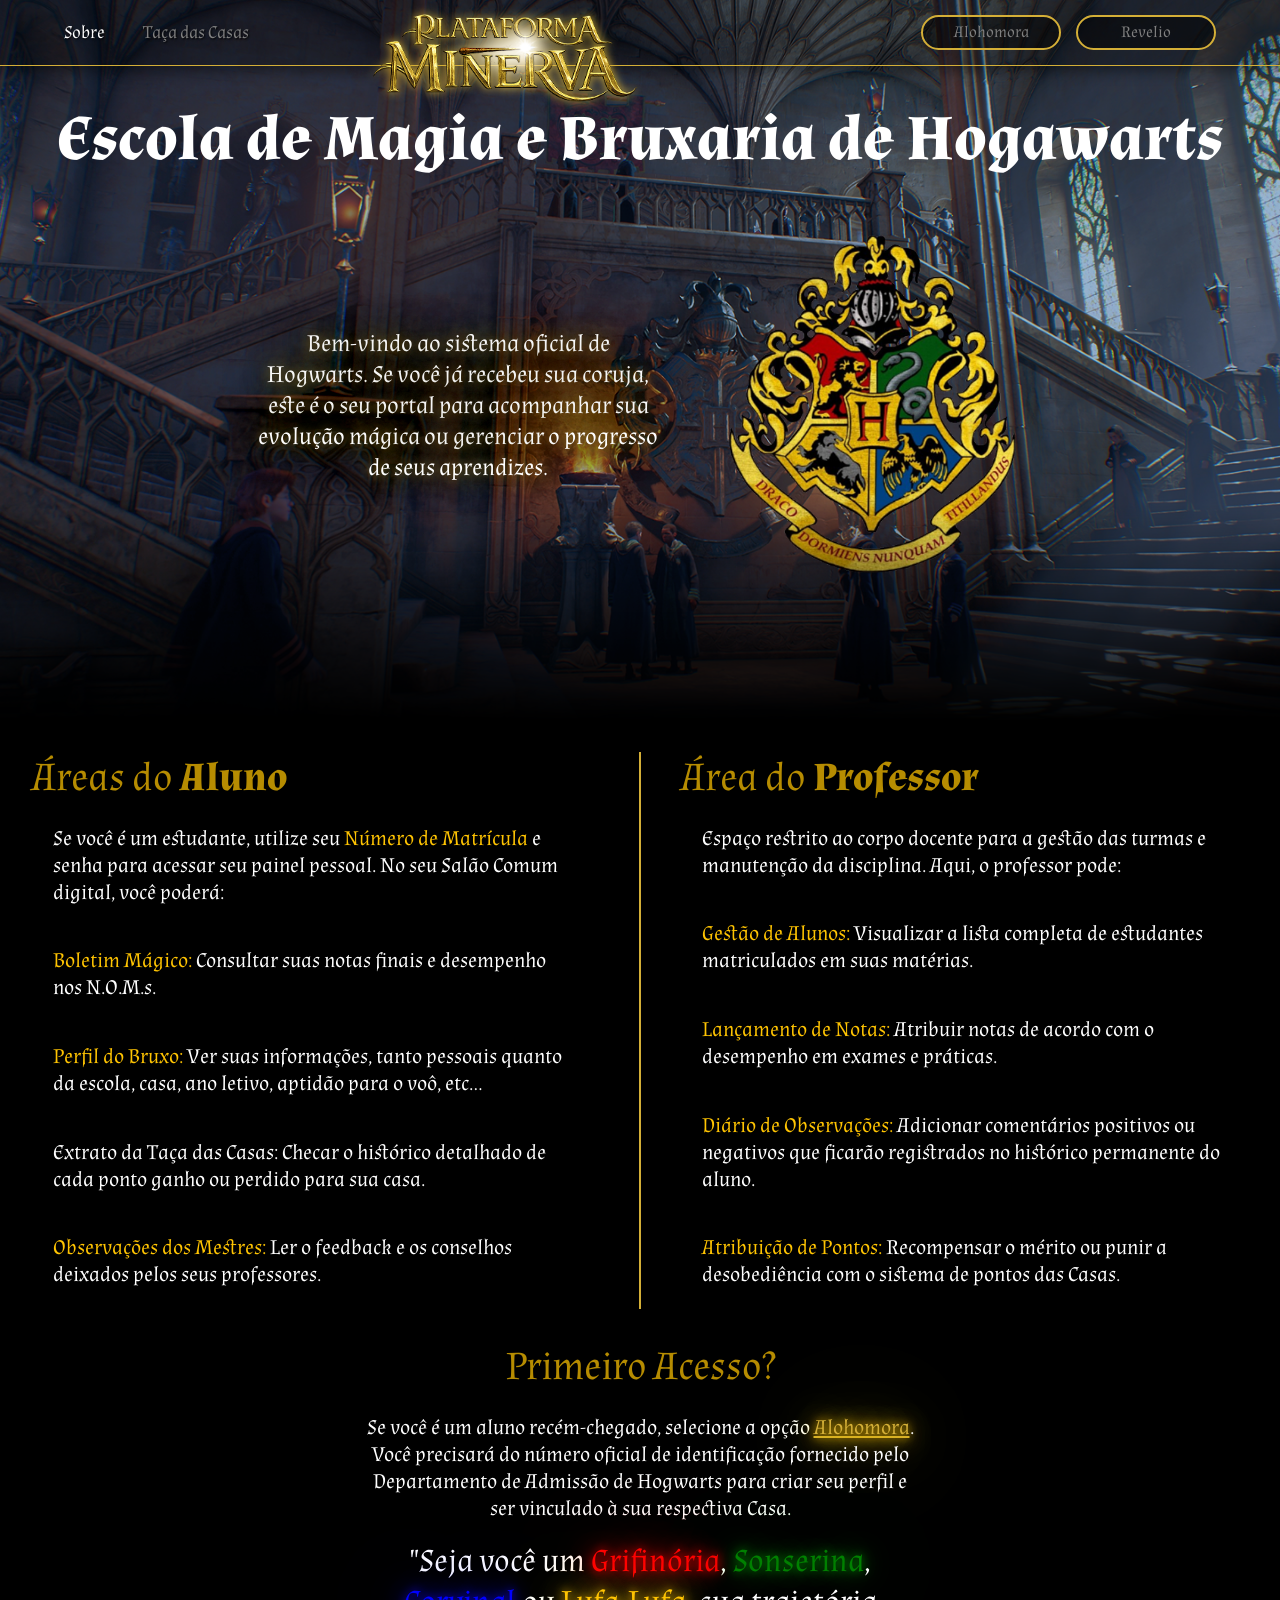
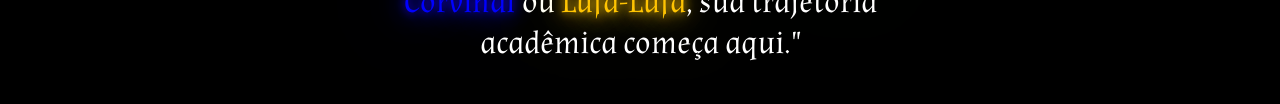
<file: src/main/webapp/index.html>
<!DOCTYPE html>
<html lang="pt-br">
<head>
    <meta charset="UTF-8">
    <meta name="viewport" content="width=device-width, initial-scale=1.0">
    <title>Landing Page</title>
    <link rel="stylesheet" href="styles/landing/style.css">
    <link rel="preconnect" href="https://fonts.googleapis.com">
    <link rel="preconnect" href="https://fonts.gstatic.com" crossorigin>
    <link href="https://fonts.googleapis.com/css2?family=Almendra:ital,wght@0,400;0,700;1,400;1,700&display=swap" rel="stylesheet">
    <link href="https://fonts.googleapis.com/css2?family=Almendra:wght@400;700&family=Hermeneus+One&display=swap" rel="stylesheet">
</head>
<body>
<div id="efeito"></div>
<div class="div-img">
    <header>
        <div class="nav-links">
            <a href="#index.html" id="atual">Sobre</a>
            <a href="taca.html">Taça das Casas</a>
        </div>

        <img src="assets/Plataforma_minerva_transparente%202.png" alt="logo-Minerva" class="logo-central">

        <div class="acoes">
            <!-- cadastro -->
            <div id="cadastrar">
                Alohomora
            </div>
            <!-- Login -->
            <div id="entrar">
                Revelio
            </div>
        </div>
    </header>
    <main>
        <section id="apresentacao">
            <h1>Escola de Magia e Bruxaria de Hogawarts</h1>
            <article>
                <p>Bem-vindo ao sistema oficial de Hogwarts. Se você já recebeu sua coruja, este é o seu portal para acompanhar sua evolução mágica ou gerenciar o progresso de seus aprendizes.</p>
                <img src="assets/brasao-casas.png" alt="brasao">
            </article>
        </section>
        </main>
</div>
<section id="areas">
    <article id="aluno">
        <h1>Áreas do <span>Aluno</span></h1>
        <p>Se você é um estudante, utilize seu <span>Número de Matrícula</span> e senha para acessar seu painel pessoal. No seu Salão Comum digital, você poderá:</p>
        <p><span>Boletim Mágico:</span> Consultar suas notas finais e desempenho nos N.O.M.s.</p>
        <p><span>Perfil do Bruxo:</span> Ver suas informações, tanto pessoais quanto da escola, casa, ano letivo, aptidão para o voô, etc...</p>
        <p>Extrato da Taça das Casas: Checar o histórico detalhado de cada ponto ganho ou perdido para sua casa.</p>
        <p><span>Observações dos Mestres:</span> Ler o feedback e os conselhos deixados pelos seus professores.</p>
    </article>
    <div class="divisor"></div>
    <article id="professor">
        <h1>Área do <span>Professor</span></h1>
        <p>Espaço restrito ao corpo docente para a gestão das turmas e manutenção da disciplina. Aqui, o professor pode:</p>
        <p><span>Gestão de Alunos:</span> Visualizar a lista completa de estudantes matriculados em suas matérias.</p>
        <p><span>Lançamento de Notas:</span> Atribuir notas de acordo com o desempenho em exames e práticas.</p>
        <p><span>Diário de Observações:</span> Adicionar comentários positivos ou negativos que ficarão registrados no histórico permanente do aluno.</p>
        <p><span>Atribuição de Pontos: </span>Recompensar o mérito ou punir a desobediência com o sistema de pontos das Casas.</p>
    </article>
</section>
<section id="primeiro-acesso">

    <h1>Primeiro Acesso?</h1>
    <article>
        <p>Se você é um aluno recém-chegado, selecione a opção <a href="#cadastrar" id="alohomora-link">Alohomora</a>. Você precisará do número oficial de identificação fornecido pelo Departamento de Admissão de Hogwarts para criar seu perfil e ser vinculado à sua respectiva Casa.</p>
        <p>"Seja você um <span id="grif">Grifinória</span>, <span id="sons">Sonserina</span>, <span id="corv">Corvinal</span> ou
            <span id="lufa">Lufa-Lufa</span>, sua trajetória acadêmica começa aqui."</p>
    </article>

</section>
</main>
<script src="js/script.js"></script>
</body>
</html>
</file>
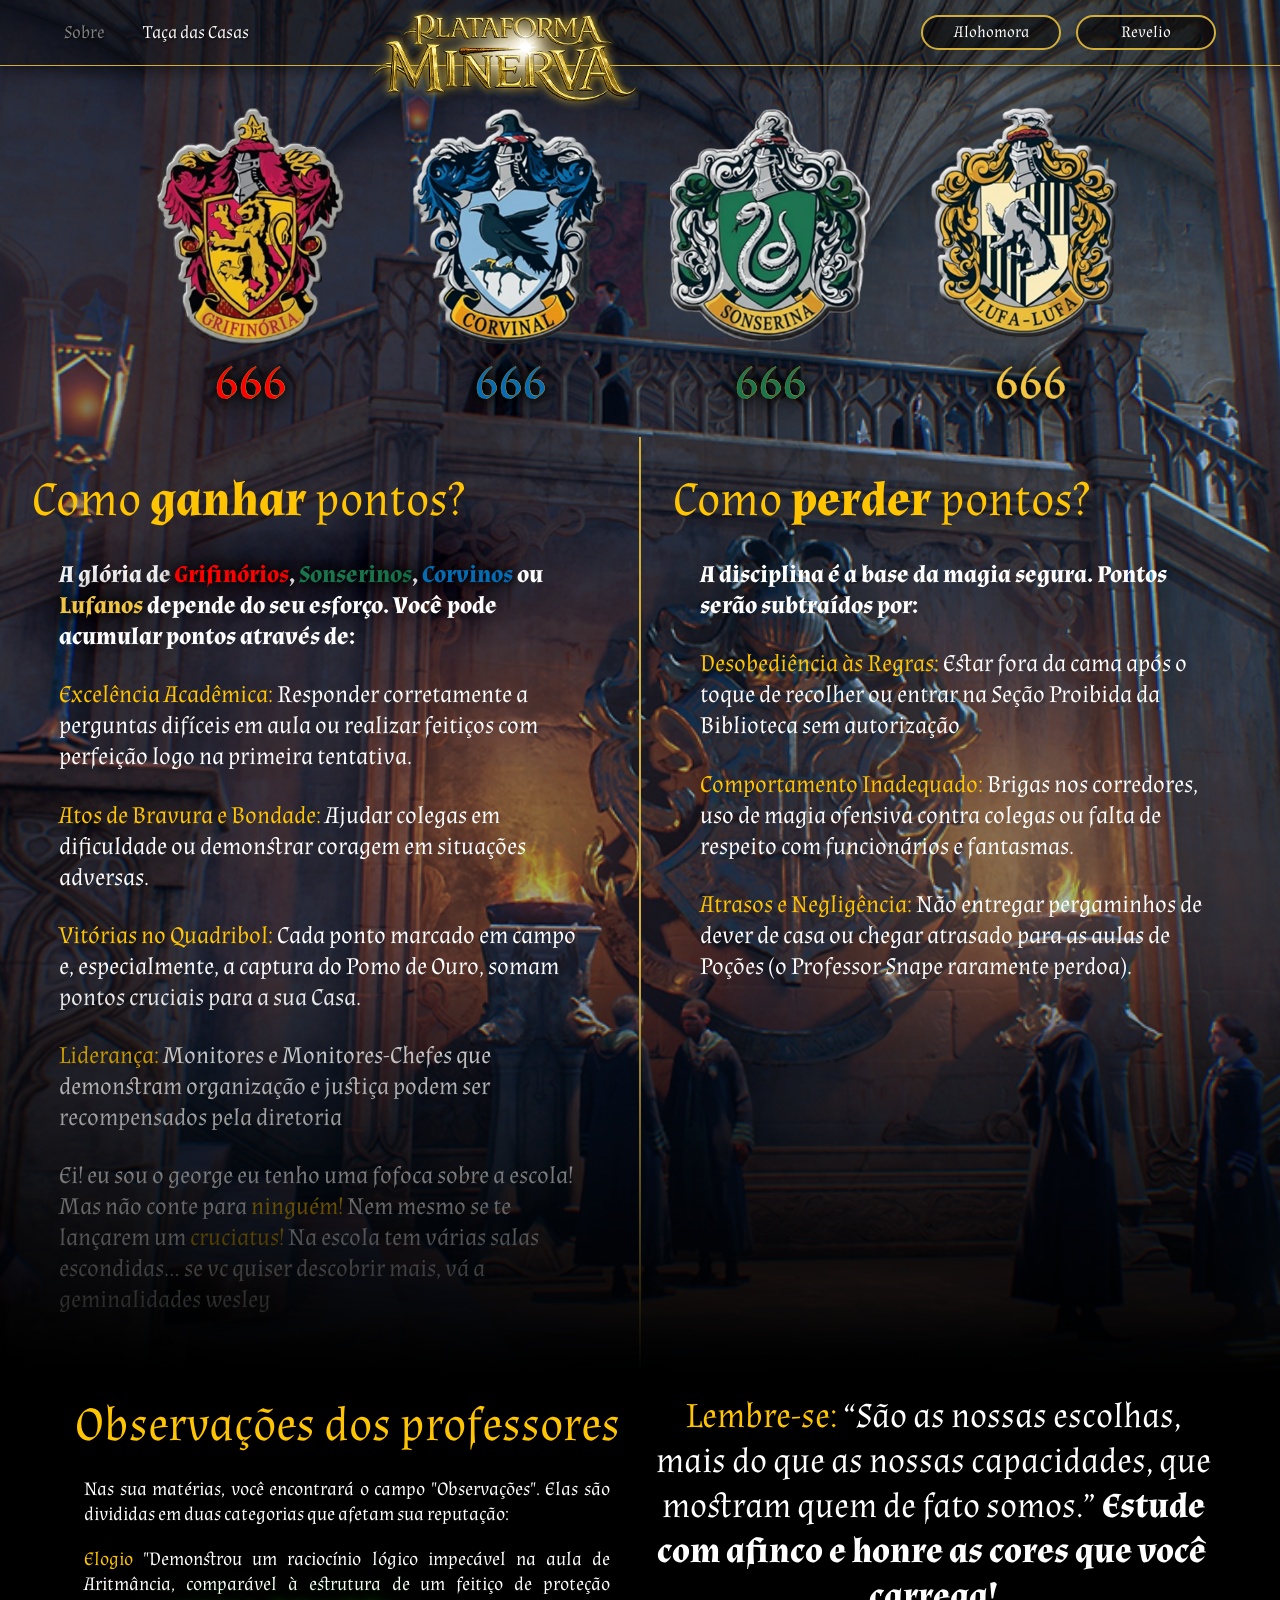
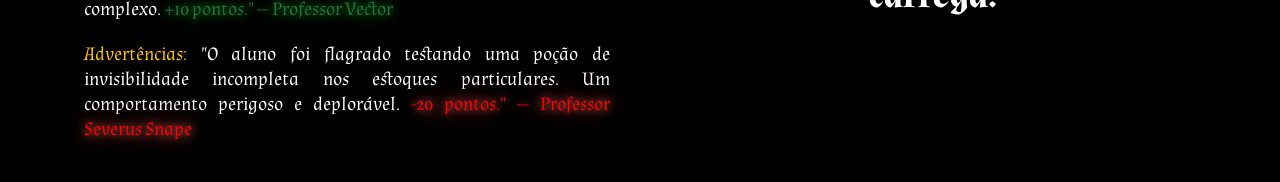
<file: src/main/webapp/taca.html>
<!DOCTYPE html>
<html lang="pt-br">
<head>
    <meta charset="UTF-8">
    <meta name="viewport" content="width=device-width, initial-scale=1.0">
    <title>Landing Page</title>
    <link rel="stylesheet" href="styles/landing/taca.css">
    <link rel="preconnect" href="https://fonts.googleapis.com">
    <link rel="preconnect" href="https://fonts.gstatic.com" crossorigin>
    <link href="https://fonts.googleapis.com/css2?family=Almendra:ital,wght@0,400;0,700;1,400;1,700&display=swap" rel="stylesheet">
    <link href="https://fonts.googleapis.com/css2?family=Almendra:wght@400;700&family=Hermeneus+One&display=swap" rel="stylesheet">
</head>
<body>
<div id="efeito"></div>
<div class="div-img">
    <header>
        <div class="nav-links">
            <a href="index.html">Sobre</a>
            <a href="#taca.html" id="atual">Taça das Casas</a>
        </div>

        <img src="assets/Plataforma_minerva_transparente%202.png" alt="logo-Minerva" class="logo-central">

        <div class="acoes">
            <div id="cadastrar">
                Alohomora
            </div>
            <div id="entrar">
                Revelio
            </div>
        </div>
    </header>
    <main>
        <section class="casas">
            <div>
                <img src="assets/grifinoria.png" alt="brasao-grif">
                <p class="grif">666</p>
            </div>
            <div>
                <img src="assets/corvinal.png" alt="brasao-corv">
                <p class="corv">666</p>
            </div>
            <div>
                <img src="assets/sonserina.png" alt="brasao-sons">
                <p class="sons">666</p>
            </div>
            <div>
                <img src="assets/lufalufa.png" alt="brasao-lufa">
                <p class="lufa">666</p>
            </div>
        </section>
        <section id="pontos">
            <article>
                <h1>Como <span>ganhar</span> pontos?</h1>
                <p>A glória de <span class="grif">Grifinórios</span>, <span class="sons">Sonserinos</span>, <span class="corv">Corvinos</span> ou <span class="lufa">Lufanos</span> depende do seu esforço. Você pode acumular pontos através de:</p>
                <p><span>Excelência Acadêmica:</span> Responder corretamente a perguntas difíceis em aula ou realizar feitiços com perfeição logo na primeira tentativa.</p>
                <p><span>Atos de Bravura e Bondade:</span> Ajudar colegas em dificuldade ou demonstrar coragem em situações adversas.</p>
                <p><span>Vitórias no Quadribol:</span> Cada ponto marcado em campo e, especialmente, a captura do Pomo de Ouro, somam pontos cruciais para a sua Casa.</p>
                <p><span>Liderança:</span> Monitores e Monitores-Chefes que demonstram organização e justiça podem ser recompensados pela diretoria</p>
                <p>Ei! eu sou o george eu tenho uma fofoca sobre a escola! Mas não conte para <span>ninguém!</span> Nem mesmo se te lançarem um <span>cruciatus!</span> Na escola tem várias salas escondidas... se vc quiser descobrir mais, vá a geminalidades wesley</p>
            </article>
            <div class="divisor"></div>
            <article>
                <h1>Como <span>perder</span> pontos?</h1>
                <p>A disciplina é a base da magia segura.
                    Pontos serão subtraídos por:</p>
                <p><span>Desobediência às Regras:</span> Estar fora da cama após o toque de recolher ou entrar na Seção Proibida da Biblioteca sem autorização</p>
                <p><span>Comportamento Inadequado:</span> Brigas nos corredores, uso de magia ofensiva contra colegas ou falta de respeito com funcionários e fantasmas.</p>
                <p><span>Atrasos e Negligência:</span> Não entregar pergaminhos de dever de casa ou chegar atrasado para as aulas de Poções (o Professor Snape raramente perdoa).</p>
            </article>
        </section>
    </main>
</div>
<section id="observacoes">
    <div>
        <h1>Observações dos professores</h1>

        <p>Nas sua matérias, você encontrará o campo "Observações". Elas são divididas em duas categorias que afetam sua reputação:</p>
        <p><span>Elogio</span> "Demonstrou um raciocínio lógico impecável na aula de Aritmância, comparável à estrutura de um feitiço de proteção complexo. <span class="sons">+10 pontos." — Professor Vector</span></p>
        <p class="advertencia"><span>Advertências:</span>
            "O aluno foi flagrado testando uma poção de invisibilidade incompleta nos estoques particulares. Um comportamento perigoso e deplorável. <span class="grif">-20 pontos." — Professor Severus Snape</span></p>
    </div>
    <div id="lembre-se">
        <p><span>Lembre-se:</span> “São as nossas escolhas, mais do que as nossas capacidades, que mostram quem de fato somos.”<span class="bold-white"> Estude com afinco e honre as cores que você carrega!</span></p>
    </div>
</section>
</main>
<script src="js/script.js"></script>
</body>
</html>
</file>
<file: src/main/webapp/styles/landing/style.css>
/* reset fontes e variaveis */

html {
    scroll-behavior: smooth;
}
body {
    font-family: 'Almendra', serif;
    color: #fff;
    min-height: 100vh;
    background-attachment: fixed;
    margin: 0;
    background-color: #000;
}
* {
    margin: 0;
    padding: 0;
    box-sizing: border-box;
    font-family: 'Almendra', serif;
}

.div-img{
    background: url("../../assets/bg.png") center/cover no-repeat;
    min-height: 80vh;
    -webkit-mask-image: linear-gradient(to bottom, black 70%, transparent 100%);
    mask-image: linear-gradient(to bottom, black 70%, transparent 100%);
}

/* Header */

header {
    display: flex;
    justify-content: space-between;
    align-items: center;
    position: relative;
    padding: 15px clamp(20px, 5vw, 90px);
    background: rgba(0, 0, 0, 0.3);
    border-bottom: 1px solid #d4af37;
    box-shadow: 0 4px 15px rgba(0,0,0,0.5);
}

header a {
    text-decoration: none;
    color: gray;
    font-size: 1.1rem;
    transition: 0.3s;
    text-shadow: 1px 1px 2px #000;
}

.nav-links a{
    margin-right: 35px;
}

header #atual{
    color: white;
}

header a:hover {
    color: #fff;
    text-shadow: 0 10px 15px #ffc402;
}

header img[alt="logo-Minerva"] {
    height: auto;
    width: 100%;
    max-width: 300px;
    position: absolute;
    margin-top: 100px;
    left: 40%;
    transform: translateX(-50%);
    filter: drop-shadow(0 0 5px #d4af37);
    animation: flutuar 3s ease-in-out infinite;
}

.acoes {
    display: flex;
    gap: 15px;
}

header #cadastrar,
header #entrar {
    display: flex;
    justify-content: center;
    align-items: center;
    padding: 8px 20px;
    min-width: 140px;
    border: 2px solid #d4af37;
    padding: 5px 10px;
    border-radius: 50px;
    background: rgba(0, 0, 0, 0.5);
    cursor: pointer;
    color: gray;
}

header #cadastrar:hover,
header #entrar:hover {
    color: #fff;
    text-shadow: 0 10px 15px #ffc402;
}

/* Main */

#apresentacao{
    display: flex;
    flex-direction: column;
    align-items: center;
    padding: clamp(1rem, 2rem, 3rem);
}

#apresentacao article{
    display: flex;
    justify-content: space-between;
    align-items: center;
    padding: 40px;
    gap: clamp(20px, 5vw, 120px);
}

#apresentacao img{
    display: block;
    width: 100%;
    max-width: 300px;
    height: auto;
    object-fit: cover;
}
#apresentacao h1{
    font-size: clamp(3rem, 4rem, 5rem);
}

#apresentacao p {
    display: block;
    text-align: center;
    width: 100%;
    max-width: 400px;
    font-size: clamp(1rem, 1.5rem,2rem);
    text-shadow: 0 0 10px #7e681f,
    0 0 25px #7e681f,
    0 0 50px #7e681f,
    0 0 100px #7e681f;
}

#areas {
    display: flex;
    flex-wrap: wrap;
    align-items: stretch;
    padding: clamp(1rem, 2rem, 3rem);
    gap: 40px;
}

#areas article {
    flex: 1;
}

#areas h1, #primeiro-acesso h1 {
    color: #ffc402b6;
    font-weight: 500;
    font-size: clamp(1.5rem, 2.5rem, 3.5rem);
}

#areas h1 span {
    font-weight: bold;
}
.divisor {
    width: 2px;
    background-color: #d4af37;
}
#areas p{
    font-size: clamp(1rem, 1.3rem, 1.5rem);
    padding: clamp(1rem, 1.3rem, 1.5rem);
}

#areas p span{
    color: #ffc402;
}

#primeiro-acesso{
    display: flex;
    flex-direction: column;
    align-items: center;
    text-align: center;
}
#primeiro-acesso article{
    width: 100%;
    max-width: 600px;
    height: 100%;
    max-height: 400px;
    padding: clamp(1rem, 1.3rem, 1.5rem);
}

#primeiro-acesso p{
    font-size: clamp(1rem, 1.3rem, 1.5rem);
}

#primeiro-acesso p:nth-of-type(2){
    padding: clamp(1rem, 1.2rem, 1.5rem);
    font-size: clamp(1.7rem, 2rem, 2.3rem);
}

#primeiro-acesso p:nth-of-type(1) span:nth-of-type(1){
    color: #ffc402;
}

#alohomora-link{
    color: #d4af37;
    text-shadow: 0 0 10px #ffc402,
    0 0 25px #ffc402,
    0 0 50px #ffc402,
    0 0 100px #ffc402;
}
#grif{
    color: red;
    text-shadow: 0 0 10px #ff0202,
    0 0 25px #ff0202,
    0 0 50px #ff0202,
    0 0 100px #ff0202;
}

#corv{
    color: blue;
    text-shadow: 0 0 10px #1b02ff,
    0 0 25px #1b02ff,
    0 0 50px #1b02ff,
    0 0 100px #1b02ff;
}
#sons{
    color: green;
    text-shadow: 0 0 10px #039103,
    0 0 25px #039103,
    0 0 50px #039103,
    0 0 100px #039103;
}
#lufa{
    color: #ffc402;
    text-shadow: 0 0 10px #ffc402,
    0 0 25px #ffc402,
    0 0 50px #ffc402,
    0 0 100px #ffc402;
}

@keyframes lumos {
    0% {
        box-shadow: 0;
        transform: translateY(0) scale(1) rotate(0deg);
    }
    25%{
        box-shadow: 0;
        transform: scale(1.5) translateY(150px) rotate(0deg);
    }
    27%{
        box-shadow: 0 0 20px #faefcc;
        transform: scale(1.5) translateY(150px) rotate(-5deg);
    }
    29%{
        box-shadow: 0 0 20px #766d50;
        transform: scale(1.5) translateY(150px) rotate(5deg);
    }
    32%{
        box-shadow: 0 0 20px #faefcc;
        transform: scale(1.5) translateY(150px) rotate(-5deg);
    }
    35%{
        box-shadow: 0 0 20px #766d50;
        transform: scale(1.5) translateY(150px) rotate(5deg);
    }
    37%{
        box-shadow: 0 0 20px #faefcc;
        transform: scale(1.5) translateY(150px) rotate(0deg);
    }
    50%{
        box-shadow: 0 0 20px #766d50;
        transform: scale(1.5) translateY(150px) rotate(0deg);
    }
    55%{
        box-shadow:
                0 0 10px #ffc402,
                0 0 25px #ffc402,
                0 0 50px #ffc402,
                0 0 100px #ffc402;
        transform: scale(1.5) translateY(150px) rotate(0deg);
    }
    100%{
        box-shadow: 0;
        transform: translateY(0) scale(1) rotate(0deg);
    }
}

.leviowwsaah{
    animation: lumos 12s ease 0.5s;
}

@keyframes flutuar {
    0% {
        transform: translateY(2px) rotate(0deg);
    }

    50% {
        transform: translateY(-12px) rotate(1deg);
    }

    100% {
        transform: translateY(2px) rotate(0deg);
    }
}

@keyframes brilho {
    0%{
        filter: blur(4px) brightness(0.7);
        opacity: 0.6;
    }
    50%{
        filter: blur(4px) brightness(1.8);
        opacity: 1;
    }
    100%{
        filter: blur(4px) brightness(1);
        opacity: 1;
    }
}

#efeito{
    position: fixed;
    width: 20px;
    height: 20px;
    border-radius: 50%;
    transform: scale(0);
    pointer-events: none;
    z-index: 9999;

    background: radial-gradient(
            circle,
            rgba(255,255,240,1) 0%,
            rgba(255,240,170,1) 30%,
            rgba(255,220,120,1) 60%,
            rgba(255,255,255,1) 100%
    );

    box-shadow:
            0 0 40px rgba(255,230,120,1),
            0 0 80px rgba(255,220,100,1);

    filter: blur(4px);
    animation: brilho 1s ease-out;
}
</file>
<file: src/main/webapp/styles/landing/taca.css>
/* reset fontes e variaveis */

body {
    font-family: 'Almendra', serif;
    color: #fff;
    min-height: 100vh;
    background-attachment: fixed;
    margin: 0;
    background-color: #000;
}
* {
    margin: 0;
    padding: 0;
    box-sizing: border-box;
    font-family: 'Almendra', serif;
}

/* Header */

.div-img{
    background: url("../../assets/bg.png") center/cover no-repeat;
    min-height: 80vh;
    -webkit-mask-image: linear-gradient(to bottom, black 70%, transparent 100%);
    mask-image: linear-gradient(to bottom, black 70%, transparent 100%);
}
header {
    display: flex;
    justify-content: space-between;
    align-items: center;
    position: relative;
    padding: 15px clamp(20px, 5vw, 90px);
    background: rgba(0, 0, 0, 0.3);
    border-bottom: 1px solid #d4af37;
    box-shadow: 0 4px 15px rgba(0,0,0,0.5);
}

header a {
    text-decoration: none;
    color: gray;
    font-size: 1.1rem;
    transition: 0.3s;
    text-shadow: 1px 1px 2px #000;
}

.nav-links a{
    margin-right: 35px;
}

header #atual{
    color: white;
}

header a:hover {
    color: #fff;
    text-shadow: 0 10px 15px #ffc402;
}

header img[alt="logo-Minerva"] {
    height: auto;
    width: 100%;
    max-width: 300px;
    position: absolute;
    margin-top: 100px;
    left: 40%;
    transform: translateX(-50%);
    filter: drop-shadow(0 0 5px #d4af37);
    animation: flutuar 3s ease-in-out infinite;
}

.acoes {
    display: flex;
    gap: 15px;
}

header #cadastrar,
header #entrar {
    display: flex;
    justify-content: center;
    align-items: center;
    padding: 8px 20px;
    min-width: 140px;
    border: 2px solid #d4af37;
    padding: 5px 10px;
    border-radius: 50px;
    background: rgba(0, 0, 0, 0.5);
    cursor: pointer;
}

header #cadastrar:hover,
header #entrar:hover {
    color: #fff;
    text-shadow: 0 10px 15px #ffc402;
}

/* Main */

.casas{
    display: grid;
    grid-template-columns: repeat(auto-fit, 250px);
    justify-content: center;
    gap: 10px;
    margin: 20px clamp(20px,5vw,200px);
}

.casas div{
    width: 100%;
    max-width: 300px;
    height: 100%;
    display: flex;
    flex-direction: column;
    align-items: center;
    justify-content: center;
    font-size: clamp(3rem, 3.4rem, 3.7rem);
}

.casas div p{
    padding: 0px 20px;
    -webkit-text-stroke: 0.02rem #d4af37;
}

.casas img{
    display: block;
    width: auto;
    max-width: 200px;
    height: 240px;
    object-fit: cover;
    margin-top:clamp(10px,20px,30px);
}
.grif,#pontos .grif, #observacoes .grif{
    color: red;
    text-shadow:
            0 0 10px #000,
            0 0 20px #000,
            0 0 40px #000,
            0 0 80px #000;
    border-radius: 20px;
}
.lufa,#pontos .lufa, #observacoes .lufa{
    color:#F1C444;
    text-shadow:
            0 0 10px #000,
            0 0 20px #000,
            0 0 40px #000,
            0 0 80px #000;
    border-radius: 20px;
}
.sons,#pontos .sons, #observacoes .sons{
    color: #1A754D;
    text-shadow:
            0 0 10px #000,
            0 0 20px #000,
            0 0 40px #000,
            0 0 80px #000;
    border-radius: 20px;
}
.corv,#pontos .corv, #observacoes .corv{
    color:#056CB4;
    text-shadow:
            0 0 10px #000,
            0 0 20px #000,
            0 0 40px #000,
            0 0 80px #000;
    border-radius: 20px;
}
#pontos{
    display: flex;
    align-items: stretch;
}

#pontos article{
    flex: 1;
    margin: clamp(1rem, 2rem, 3rem);
}

#pontos h1, #observacoes h1{
    color: #ffc402;
    font-weight: 500;
    font-size: clamp(2rem, 3rem, 4rem);
}
#pontos h1 span{
    font-weight: bold;
}

#pontos p:nth-of-type(1){
    font-size: clamp(0.5rem, 1.5rem, 1.8rem);
    font-weight: 600;
}
#pontos p{
    margin: clamp(1rem, 1.7rem, 2rem);
    font-size: clamp(0.5rem, 1.5rem, 1.7rem)
}
#pontos span, #observacoes span:not(.bold-white, .grif, .sons){
    color: #ffc402;
}

.divisor {
    width: 2px;
    background-color: #d4af37;
}

#observacoes{
    display: grid;
    grid-template-columns: repeat(auto-fit, minmax(250px, 1fr));
    gap: 20px;
    margin: 20px clamp(20px,5vw,200px);
}

#observacoes div:not(#lembre-se){
    grid-column: span;
    text-align: center;
    font-size: clamp(1.2rem, 1.5rem, 2rem);
}

#observacoes div:not(#lembre-se) p:nth-last-child(n-2){
    text-align: justify;
    font-size: clamp(1rem, 1.2rem, 1.5rem);
    backdrop-filter: blur(0px);
    margin: 20px;
}

#observacoes .grif{
    text-shadow: 0 0 10px #ef6f6f,
    0 0 25px #ef6f6f,
    0 0 50px #ef6f6f,
    0 0 100px #ef6f6f;
}

#observacoes .sons{
    text-shadow: 0 0 10px #039103,
    0 0 25px #039103,
    0 0 50px #039103,
    0 0 100px #039103;
}

.bold-white{
    font-weight: bold;
}


#lembre-se{
    text-align: center;
    font-size: clamp(1.8rem, 2.2rem, 2.5rem);
}
@keyframes flutuar {
    0% {
        transform: translateY(2px) rotate(0deg);
    }

    50% {
        transform: translateY(-12px) rotate(1deg);
    }

    100% {
        transform: translateY(2px) rotate(0deg);
    }
}


@keyframes brilho {
    0%{
        filter: blur(4px) brightness(0.7);
        opacity: 0.6;
    }
    50%{
        filter: blur(4px) brightness(1.8);
        opacity: 1;
    }
    100%{
        filter: blur(4px) brightness(1);
        opacity: 1;
    }
}

#efeito{
    position: fixed;
    width: 20px;
    height: 20px;
    border-radius: 50%;
    transform: scale(0);
    pointer-events: none;
    z-index: 9999;

    background: radial-gradient(
            circle,
            rgba(255,255,240,1) 0%,
            rgba(255,240,170,1) 30%,
            rgba(255,220,120,1) 60%,
            rgba(255,255,255,1) 100%
    );

    box-shadow:
            0 0 40px rgba(255,230,120,1),
            0 0 80px rgba(255,220,100,1);

    filter: blur(4px);
    animation: brilho 1s ease-out;
}
</file>
